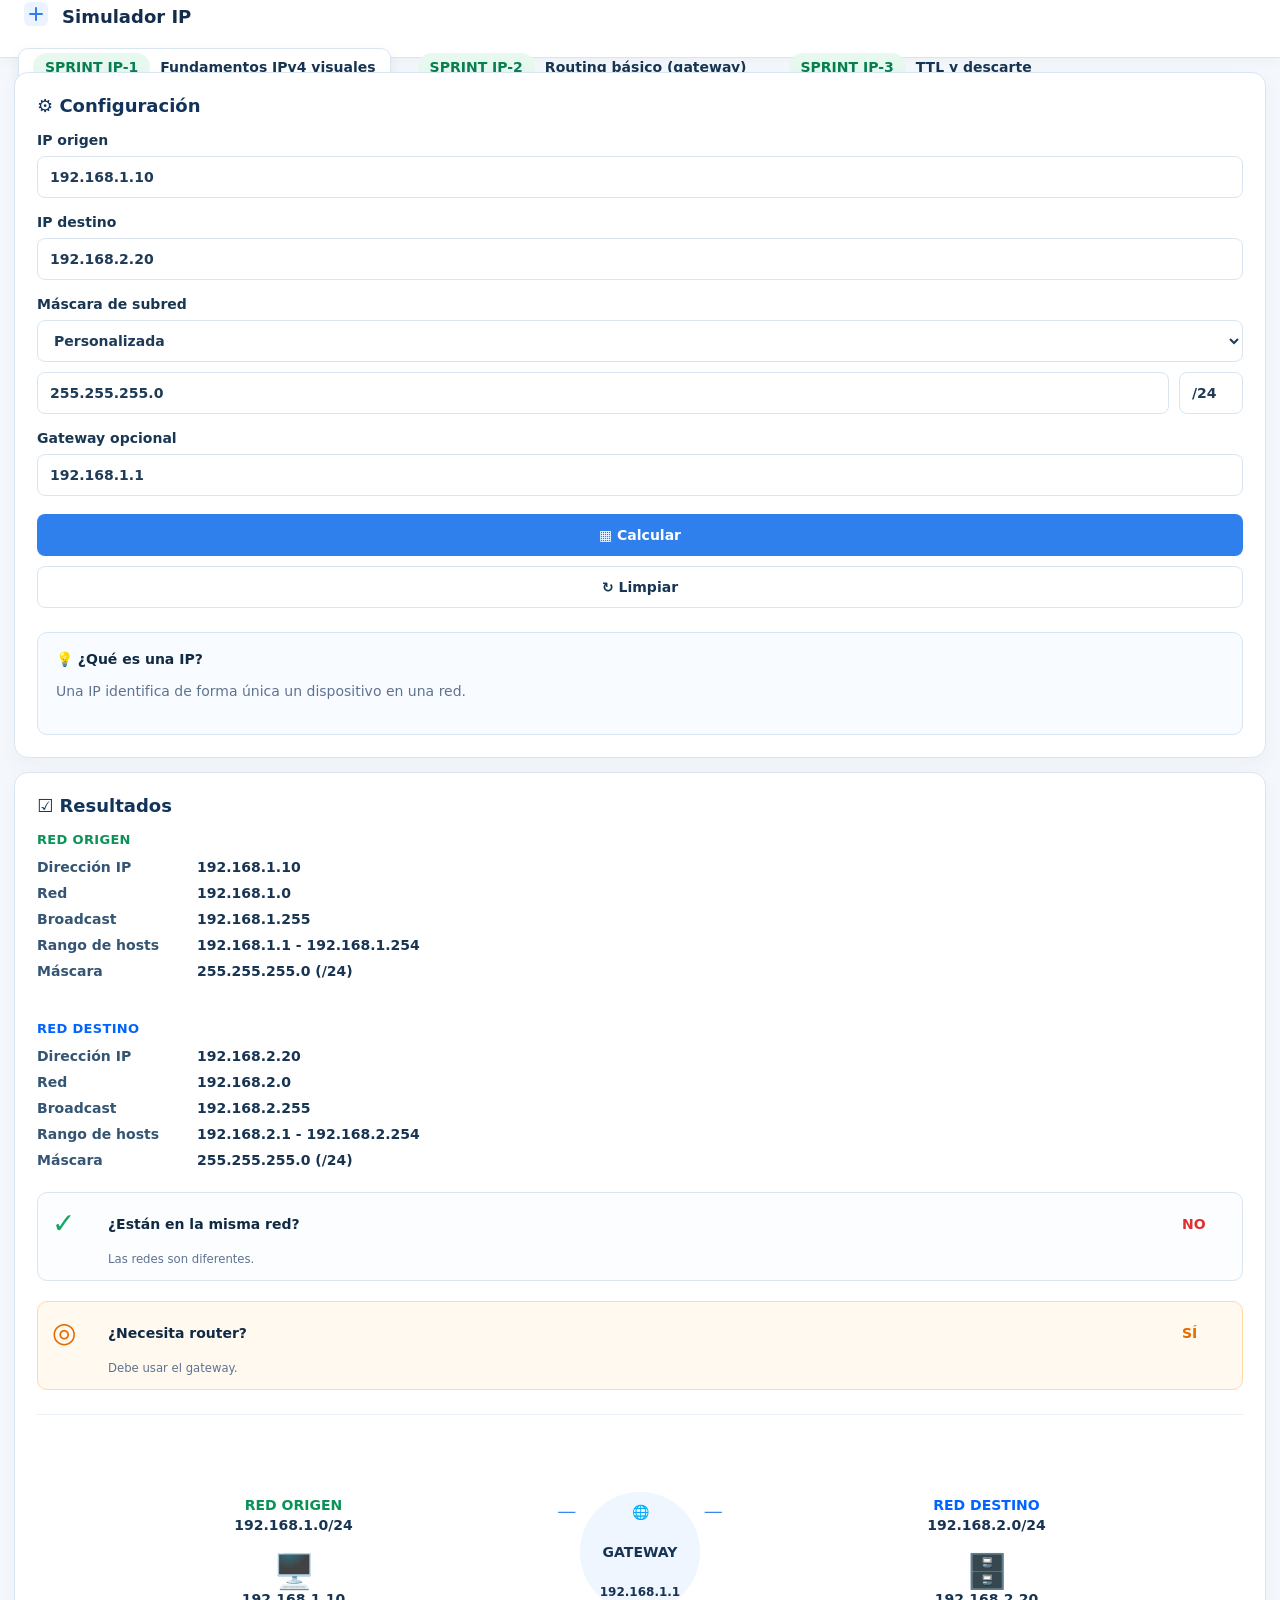
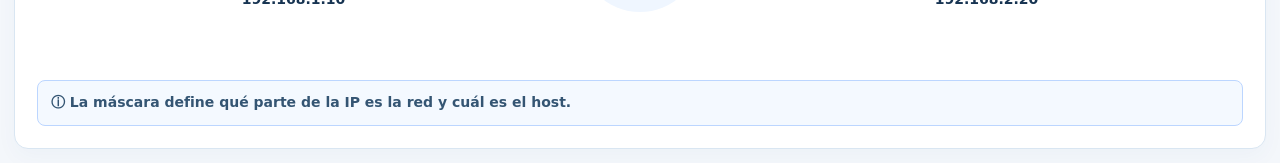
<file: html/ip_sprints_1_2_3_pixel/index.html>
<!DOCTYPE html>
<html lang="es">
<head>
  <meta charset="UTF-8" />
  <meta name="viewport" content="width=device-width, initial-scale=1.0" />
  <title>Simulador IP · Sprints IP-1/IP-2/IP-3</title>
  <link rel="stylesheet" href="styles.css" />
</head>
<body>
<header class="topbar">
  <div class="brand"><button class="icon-btn"><img src="icons/menu.svg"></button><strong>Simulador IP</strong></div>
  <nav class="sprint-tabs">
    <button class="tab active" data-screen="ip1"><span>SPRINT IP-1</span> Fundamentos IPv4 visuales</button>
    <button class="tab" data-screen="ip2"><span>SPRINT IP-2</span> Routing básico (gateway)</button>
    <button class="tab" data-screen="ip3"><span>SPRINT IP-3</span> TTL y descarte</button>
  </nav>
  <div class="top-actions"><button>ⓘ Ayuda</button><button>📘 Teoría</button></div>
</header>

<main>
<section id="ip1" class="screen active">
  <div class="ip1-grid">
    <aside class="card config-card">
      <h2>⚙ Configuración</h2>
      <label>IP origen</label><input value="192.168.1.10">
      <label>IP destino</label><input value="192.168.2.20">
      <label>Máscara de subred</label><select><option>Personalizada</option><option>255.255.255.0 (/24)</option></select>
      <div class="split"><input value="255.255.255.0"><input value="/24"></div>
      <label>Gateway opcional</label><input value="192.168.1.1">
      <button class="primary">▦ Calcular</button><button class="secondary">↻ Limpiar</button>
      <div class="mini-theory"><strong>💡 ¿Qué es una IP?</strong><p>Una IP identifica de forma única un dispositivo en una red.</p></div>
    </aside>
    <section class="card results-card">
      <h2>☑ Resultados</h2>
      <div class="result-columns">
        <article><h3>Red origen</h3><dl><dt>Dirección IP</dt><dd>192.168.1.10</dd><dt>Red</dt><dd>192.168.1.0</dd><dt>Broadcast</dt><dd>192.168.1.255</dd><dt>Rango de hosts</dt><dd>192.168.1.1 - 192.168.1.254</dd><dt>Máscara</dt><dd>255.255.255.0 (/24)</dd></dl></article>
        <article><h3>Red destino</h3><dl><dt>Dirección IP</dt><dd>192.168.2.20</dd><dt>Red</dt><dd>192.168.2.0</dd><dt>Broadcast</dt><dd>192.168.2.255</dd><dt>Rango de hosts</dt><dd>192.168.2.1 - 192.168.2.254</dd><dt>Máscara</dt><dd>255.255.255.0 (/24)</dd></dl></article>
      </div>
      <div class="decision-row">
        <div class="decision no"><b>✓</b><strong>¿Están en la misma red?</strong><em>NO</em><small>Las redes son diferentes.</small></div>
        <div class="decision yes"><b>◎</b><strong>¿Necesita router?</strong><em>SÍ</em><small>Debe usar el gateway.</small></div>
      </div>
      <div class="mini-network">
        <div class="zone green"><strong>RED ORIGEN</strong><span>192.168.1.0/24</span><div class="device">🖥️<b>192.168.1.10</b></div></div>
        <div class="gateway">── <span>🌐<b>GATEWAY</b><em>192.168.1.1</em></span> ──</div>
        <div class="zone blue"><strong>RED DESTINO</strong><span>192.168.2.0/24</span><div class="device">🗄️<b>192.168.2.20</b></div></div>
      </div>
      <div class="hint">ⓘ La máscara define qué parte de la IP es la red y cuál es el host.</div>
    </section>
  </div>
</section>

<section id="ip2" class="screen">
  <div class="ip2-grid">
    <section class="card routing-main">
      <h2>Escena de red</h2>
      <div class="route-scene">
        <div class="route-device">🖥️<strong>Cliente</strong><span>192.168.1.10</span></div><i></i>
        <div class="route-device">▤<strong>Switch</strong></div><i></i>
        <div class="route-device">🌐<strong>Router</strong><span>192.168.1.1</span></div><i></i>
        <div class="route-device">🗄️<strong>Servidor</strong><span>192.168.2.20</span></div>
      </div>
      <div class="routing-cards">
        <article class="small-card"><h3>Decisión de envío</h3><dl><dt>IP destino</dt><dd>192.168.2.20</dd><dt>Red local</dt><dd>192.168.1.0/24</dd><dt>¿Está en la misma red?</dt><dd class="red">NO</dd></dl><div class="success-pill">✓ Se usa el gateway para enviar el paquete.</div></article>
        <article class="small-card"><h3>Siguiente salto</h3><dl><dt>Next hop</dt><dd>192.168.1.1</dd><dt>Interfaz de salida</dt><dd>LAN</dd><dt>Red destino</dt><dd>192.168.2.0/24</dd></dl></article>
      </div>
      <article class="inner-table"><h3>Detalle por saltos</h3><table><thead><tr><th>Salto</th><th>Dispositivo</th><th>Interfaz salida</th><th>Siguiente salto</th><th>Red destino</th></tr></thead><tbody><tr><td>1</td><td>Cliente</td><td>—</td><td>192.168.1.1</td><td>192.168.2.0/24</td></tr><tr><td>2</td><td>Switch</td><td>LAN</td><td>192.168.1.1</td><td>192.168.2.0/24</td></tr><tr><td>3</td><td>Router</td><td>192.168.2.20</td><td>192.168.2.20</td><td>192.168.2.0/24</td></tr><tr><td>4</td><td>Servidor</td><td>—</td><td>Entregado</td><td>—</td></tr></tbody></table></article>
    </section>
    <aside class="card trajectory">
      <h2>Trayecto del paquete</h2>
      <article><span>1</span><div><strong>Cliente (Origen)</strong><b>192.168.1.10</b><p>El paquete se envía a su gateway predeterminado.</p></div><em>OK</em></article>
      <article><span>2</span><div><strong>Switch</strong><p>Reenvía el paquete al router.</p></div><em>OK</em></article>
      <article><span>3</span><div><strong>Router (Gateway)</strong><b>192.168.1.1</b><p>Lo envía hacia la red destino.</p></div><em>OK</em></article>
      <article><span>4</span><div><strong>Servidor (Destino)</strong><b>192.168.2.20</b><p>El paquete llega correctamente.</p></div><em>OK</em></article>
    </aside>
  </div>
  <div class="footer-hint">ⓘ Un router conecta redes diferentes. El gateway es la puerta de salida a otra red.</div>
</section>

<section id="ip3" class="screen">
  <div class="ttl-layout">
    <section class="card ttl-main">
      <h2>Trayecto del paquete (TTL)</h2>
      <div class="ttl-path"><div>🖥️<strong>PC Origen</strong><span>192.168.1.10</span></div><i></i><div>🌐<strong>Router 1</strong><span>10.0.0.1</span></div><i></i><div>🌐<strong>Router 2</strong><span>10.0.0.2</span></div><i></i><div>🌐<strong>Router 3</strong><span>10.0.0.3</span></div><i></i><div>🖥️<strong>Destino</strong><span>192.168.2.20</span></div></div>
      <table class="ttl-table"><thead><tr><th>Salto</th><th>Dispositivo</th><th>Acción</th><th>TTL antes</th><th>TTL después</th><th>Estado</th></tr></thead><tbody><tr><td>1</td><td>PC Origen</td><td>Envía paquete</td><td>64</td><td>64</td><td><span class="ok">OK</span></td></tr><tr><td>2</td><td>Router 1</td><td>Recibe y reenvía</td><td>64</td><td>63</td><td><span class="ok">OK</span></td></tr><tr><td>3</td><td>Router 2</td><td>Recibe y reenvía</td><td>63</td><td>62</td><td><span class="ok">OK</span></td></tr><tr><td>4</td><td>Router 3</td><td>Recibe y reenvía</td><td>62</td><td>61</td><td><span class="ok">OK</span></td></tr><tr><td>5</td><td>Destino</td><td>Paquete entregado</td><td>61</td><td>61</td><td><span class="delivered">Entregado</span></td></tr></tbody></table>
      <div class="theory-grid"><article><strong>⚙ ¿Qué es TTL?</strong><p>TTL limita el tiempo que un paquete puede existir en la red. Se decrementa en cada salto.</p></article><article><strong>♻ ¿Por qué evita loops?</strong><p>Si hay un bucle de routing, el TTL llegará a 0 y el paquete será descartado.</p></article></div>
    </section>
    <aside class="card packet-card"><h2>Paquete en tránsito</h2><dl><dt>IP origen</dt><dd>192.168.1.10</dd><dt>IP destino</dt><dd>192.168.2.20</dd><dt>Protocolo</dt><dd>ICMP (Ping)</dd></dl><div class="ttl-current"><span>TTL actual</span><strong>61</strong><b>Saltos restantes</b></div></aside>
    <section class="card ttl-expired"><h2>🔥 TTL expirado</h2><h3>El paquete no pudo llegar a su destino.</h3><p>TTL llegó a 0 en Router 3.</p><div class="expired-path"><div>🖥️<span>PC Origen</span></div><i></i><div>🌐<span>Router 1</span></div><i></i><div>🌐<span>Router 2</span></div><i></i><div class="bad">🌐<span>Router 3</span></div><i class="dashed"></i><div>🖥️<span>Destino</span></div></div><div class="event-detail"><h3>Detalle del evento</h3><dl><dt>Dispositivo</dt><dd>Router 3</dd><dt>TTL recibido</dt><dd>1</dd><dt>TTL después</dt><dd>0</dd><dt>Acción</dt><dd>Paquete descartado</dd><dt>ICMP generado</dt><dd>Time Exceeded</dd></dl></div></section>
  </div>
  <footer class="ttl-footer"><span>Configuración actual: TTL inicial = 64 saltos</span><span><b class="ok-dot"></b> Paquete reenviado</span><span><b class="delivered-dot"></b> Paquete entregado</span><span><b class="bad-dot"></b> Paquete descartado</span><button>↻ Reiniciar simulación</button></footer>
</section>
</main>

<script>
document.querySelectorAll(".tab").forEach(tab=>{
  tab.addEventListener("click",()=>{
    document.querySelectorAll(".tab,.screen").forEach(el=>el.classList.remove("active"));
    tab.classList.add("active");
    document.getElementById(tab.dataset.screen).classList.add("active");
  });
});
</script>
</body>
</html>
</file>
<file: html/ip_sprints_1_2_3_pixel/styles.css>
*{box-sizing:border-box}:root{--bg:#f4f7fb;--card:#fff;--line:#d9e6f2;--line2:#eaf1f8;--text:#102a43;--muted:#5f7390;--blue:#2f80ed;--green:#18a663;--red:#e03131;--orange:#ff8b1a;--purple:#8a55e6}body{margin:0;background:var(--bg);color:var(--text);font-family:Inter,ui-sans-serif,system-ui,-apple-system,BlinkMacSystemFont,'Segoe UI',sans-serif;font-size:14px}button,input,select{font:inherit}.topbar{height:58px;display:grid;grid-template-columns:220px 1fr auto;gap:16px;align-items:center;padding:0 18px;background:#fff;border-bottom:1px solid var(--line);box-shadow:0 2px 12px rgba(17,42,67,.04)}.brand{display:flex;align-items:center;gap:12px;color:#142d4c;font-size:18px}.icon-btn{width:32px;height:32px;border:0;background:transparent}.icon-btn img{width:24px}.sprint-tabs{display:flex;gap:12px}.tab{height:38px;display:flex;align-items:center;gap:10px;padding:0 14px;border:1px solid transparent;border-radius:10px;background:transparent;color:#173452;font-weight:900;cursor:pointer}.tab span{padding:6px 12px;border-radius:999px;background:#e7f8ef;color:#087f4f;font-weight:900}.tab.active{background:#fff;border-color:var(--line);box-shadow:0 4px 12px rgba(31,80,130,.08)}.top-actions{display:flex;gap:8px}.top-actions button{height:38px;padding:0 14px;border:1px solid var(--line);border-radius:8px;background:#fff;color:#173452;font-weight:800}.screen{display:none;padding:14px}.screen.active{display:block}.card{background:var(--card);border:1px solid var(--line);border-radius:14px;box-shadow:0 8px 22px rgba(31,80,130,.035)}h2{margin:0 0 16px;color:#12345a;font-size:18px}h3{margin:0 0 12px;color:#0064ff;font-size:13px;text-transform:uppercase;letter-spacing:.025em}p{color:var(--muted);line-height:1.5}.ip1-grid{display:grid;grid-template-columns:340px 1fr;gap:14px}.config-card{padding:22px}.config-card label{display:block;margin:16px 0 8px;color:#193753;font-weight:900}.config-card input,.config-card select{width:100%;height:42px;padding:0 12px;border:1px solid var(--line);border-radius:8px;background:#fff;color:#1f3b57;font-weight:600}.split{display:grid;grid-template-columns:1fr 64px;gap:10px;margin-top:10px}.primary,.secondary{width:100%;height:42px;border-radius:8px;font-weight:900;cursor:pointer}.primary{margin-top:18px;border:0;background:var(--blue);color:#fff}.secondary{margin-top:10px;border:1px solid var(--line);background:#fff;color:#173452}.mini-theory{margin-top:24px;padding:18px;border:1px solid var(--line);border-radius:10px;background:#f8fbff}.results-card{padding:22px}.result-columns{display:grid;grid-template-columns:1fr 1fr;gap:42px}.result-columns h3{color:#0c9156}.result-columns article:nth-child(2) h3{color:#0064ff}dl{display:grid;grid-template-columns:150px 1fr;gap:10px;margin:0}dt{color:#345573;font-weight:700}dd{margin:0;color:#173452;font-weight:900}.decision-row{display:grid;grid-template-columns:1fr 1fr;gap:20px;margin:24px 0}.decision{display:grid;grid-template-columns:44px 1fr 46px;gap:12px;align-items:center;padding:14px;border:1px solid var(--line);border-radius:10px;background:#fbfdff}.decision b{font-size:28px;color:var(--green)}.decision em{font-style:normal;color:var(--red);font-weight:900}.decision small{grid-column:2/4;color:var(--muted)}.decision.yes{background:#fff9f0;border-color:#ffd9a8}.decision.yes b,.decision.yes em{color:#e36d00}.mini-network{height:250px;display:grid;grid-template-columns:1fr 180px 1fr;align-items:center;text-align:center;border-top:1px solid var(--line2);padding-top:24px}.zone strong{color:#0c9156}.zone.blue strong{color:#0064ff}.zone span{display:block;margin:4px 0 18px;color:#173452;font-weight:900}.device{font-size:34px}.device b{display:block;font-size:14px;color:#173452}.gateway{font-weight:900;color:#2f80ed}.gateway span{display:inline-grid;place-items:center;width:120px;height:120px;border-radius:50%;background:#eff6ff;color:#173452}.gateway em{font-style:normal;font-size:12px}.hint,.footer-hint{display:flex;align-items:center;gap:10px;margin-top:16px;padding:13px;border:1px solid #bcd6ff;border-radius:8px;background:#f4f9ff;color:#345573;font-weight:700}.ip2-grid{display:grid;grid-template-columns:1fr 360px;gap:14px}.routing-main{padding:22px}.route-scene{height:172px;display:grid;grid-template-columns:110px 1fr 110px 1fr 110px 1fr 110px;align-items:center;border:1px solid var(--line);border-radius:12px;background:#fbfdff;padding:18px}.route-device{display:grid;justify-items:center;gap:6px;text-align:center;font-size:34px}.route-device strong{font-size:14px;color:#173452}.route-device span{font-size:12px;color:#173452;font-weight:700}.route-scene i,.ttl-path i,.expired-path i{height:2px;background:#2f80ed;position:relative}.route-scene i:after,.ttl-path i:after{content:'';position:absolute;right:-1px;top:-4px;border-left:8px solid #2f80ed;border-top:5px solid transparent;border-bottom:5px solid transparent}.routing-cards{display:grid;grid-template-columns:1fr 1fr;gap:14px;margin:16px 0}.small-card,.inner-table{padding:18px;border:1px solid var(--line);border-radius:12px;background:#fff}.red{color:var(--red)}.success-pill{margin-top:14px;padding:10px;border-radius:8px;background:#e7f8ef;color:#087f4f;font-weight:900}table{width:100%;border-collapse:collapse;font-size:13px}th{text-align:left;padding:10px;color:#173452;border-bottom:1px solid var(--line)}td{padding:10px;border-bottom:1px solid var(--line2);color:#294766}.trajectory{padding:22px}.trajectory article{display:grid;grid-template-columns:42px 1fr 48px;gap:14px;padding:18px;border:1px solid var(--line);border-radius:10px;background:#fbfdff;margin-bottom:16px}.trajectory article>span{width:32px;height:32px;display:grid;place-items:center;border-radius:50%;background:#17a765;color:#fff;font-weight:900}.trajectory b{display:block;margin-top:6px;color:#294766}.trajectory em{align-self:center;padding:7px 12px;border-radius:8px;background:#dff7e9;color:#087f4f;font-style:normal;font-weight:900}.ttl-layout{display:grid;grid-template-columns:1fr 260px 1fr;gap:14px}.ttl-main,.packet-card,.ttl-expired{padding:22px}.ttl-path{height:112px;display:grid;grid-template-columns:100px 1fr 100px 1fr 100px 1fr 100px 1fr 100px;align-items:center}.ttl-path div,.expired-path div{display:grid;justify-items:center;gap:6px;text-align:center;font-size:34px}.ttl-path strong,.expired-path span{font-size:13px}.ttl-path span{font-size:12px;color:#173452}.ok,.delivered{display:inline-flex;padding:4px 10px;border-radius:999px;background:#e7f8ef;color:#087f4f;font-weight:900}.theory-grid{display:grid;grid-template-columns:1fr 1fr;gap:16px;margin-top:22px}.theory-grid article{padding:18px;border:1px solid var(--line);border-radius:12px;background:#f8fbff}.packet-card dl{grid-template-columns:100px 1fr}.ttl-current{margin-top:28px;height:170px;display:grid;place-items:center;padding:20px;border:1px solid var(--line);border-radius:12px;background:#f7fbff;text-align:center}.ttl-current strong{font-size:46px;color:var(--blue)}.ttl-expired{background:linear-gradient(135deg,#fff5f5,#fff);border-color:#ffd0d0}.ttl-expired h2{color:var(--red)}.expired-path{height:140px;display:grid;grid-template-columns:80px 1fr 80px 1fr 80px 1fr 80px 1fr 80px;align-items:center}.expired-path i.dashed{background:repeating-linear-gradient(90deg,#e03131 0 8px,transparent 8px 14px)}.bad{color:var(--red)}.event-detail{margin-top:16px;padding:18px;border:1px solid #ffcaca;border-radius:12px;background:#fff}.event-detail h3{color:var(--red)}.ttl-footer{height:58px;margin-top:14px;display:flex;align-items:center;gap:30px;padding:0 22px;border:1px solid var(--line);border-radius:12px;background:#fff;color:#345573}.ttl-footer button{margin-left:auto;height:36px;padding:0 14px;border:1px solid #bcd6ff;border-radius:8px;background:#f4f9ff;color:#0064ff;font-weight:900}.ok-dot,.delivered-dot,.bad-dot{width:12px;height:12px;display:inline-block;border-radius:50%;margin-right:6px}.ok-dot{background:#17a765}.delivered-dot{background:#73d99a}.bad-dot{background:#e03131}@media(max-width:1300px){.topbar,.ip1-grid,.ip2-grid,.ttl-layout{grid-template-columns:1fr}.sprint-tabs{flex-wrap:wrap}.ttl-footer{height:auto;flex-wrap:wrap;padding:16px}.result-columns,.decision-row,.routing-cards,.theory-grid{grid-template-columns:1fr}}@media(max-width:800px){.route-scene,.ttl-path,.expired-path,.mini-network{grid-template-columns:1fr;height:auto;gap:18px}.route-scene i,.ttl-path i,.expired-path i{display:none}.top-actions{display:none}}
</file>
